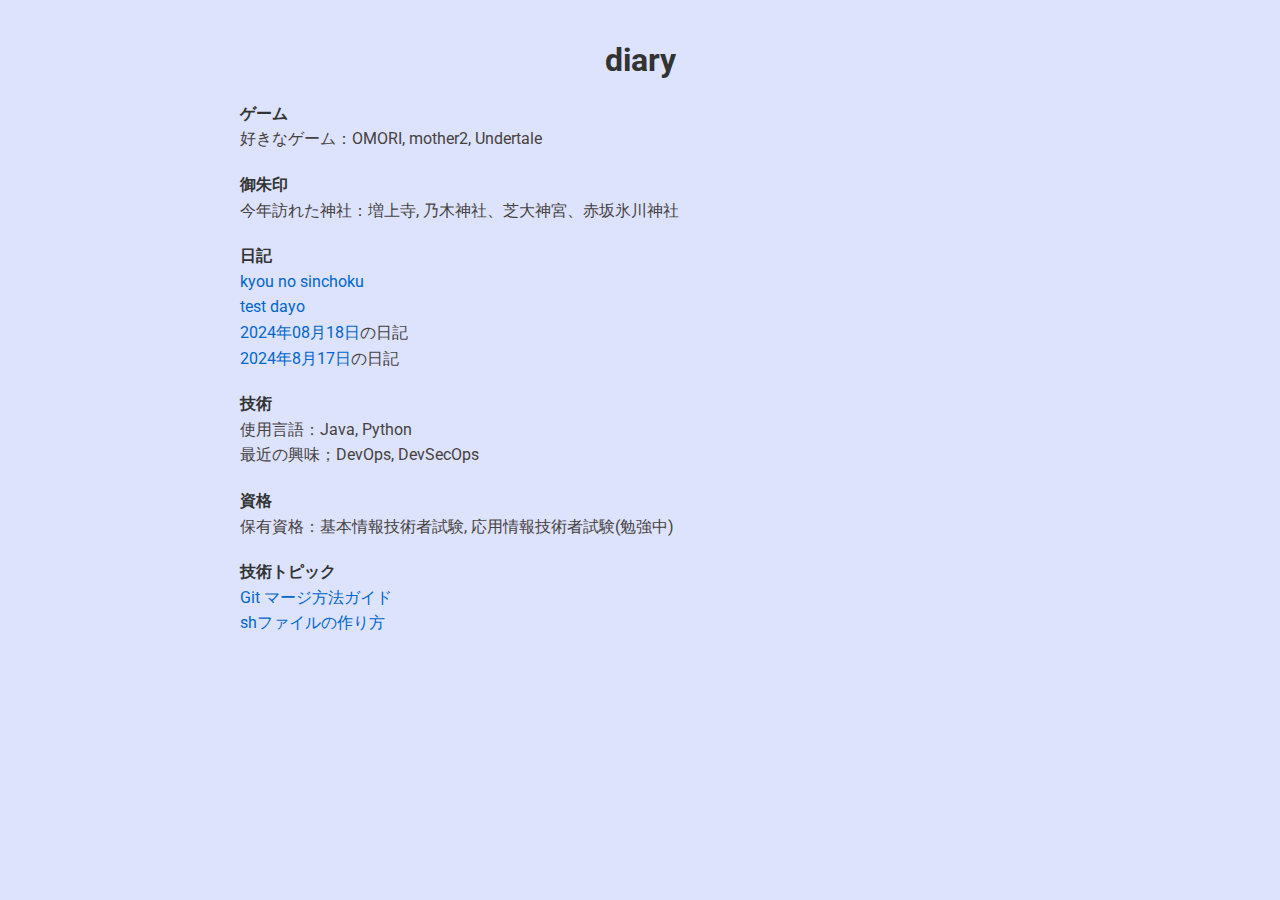
<file: index.html>
<!DOCTYPE html>
<html lang="ja">
<head>
    <meta charset="UTF-8">
    <meta name="viewport" content="width=device-width, initial-scale=1.0">
    <title>自己紹介</title>
    <link href="https://fonts.googleapis.com/css2?family=Roboto:wght@400;700&display=swap" rel="stylesheet">
    <link rel="stylesheet" href="styles.css">
</head>
<body>
    <div class="content">
        <h1>diary</h1>
        <ul>
            <li>
                <span class="section-title">ゲーム</span><br>
                好きなゲーム：OMORI, mother2, Undertale
            </li>
            <li>
                <span class="section-title">御朱印</span><br>
                今年訪れた神社：増上寺, 乃木神社、芝大神宮、赤坂氷川神社
            </li>
            <li>
                <span class="section-title">日記</span><br>
<a href="2024-09-18.html">kyou no sinchoku</a><br>
<a href="test.html">test dayo</a><br>

                <a href="2024-08-18.html">2024年08月18日</a>の日記<br>
                <a href="2024-08-17.html">2024年8月17日</a>の日記
            </li>
            <li>
                <span class="section-title">技術</span><br>
                使用言語：Java, Python<br>
                最近の興味；DevOps, DevSecOps
            </li>
            <li>
                <span class="section-title">資格</span><br>
                保有資格：基本情報技術者試験, 応用情報技術者試験(勉強中)
            </li>
            <li>
                <span class="section-title">技術トピック</span><br>
                <a href="merge-guide.html">Git マージ方法ガイド</a><br>
                <a href="sh.html">shファイルの作り方</a>
            </li>
        </ul>
    </div>
</body>
</html>
</file>
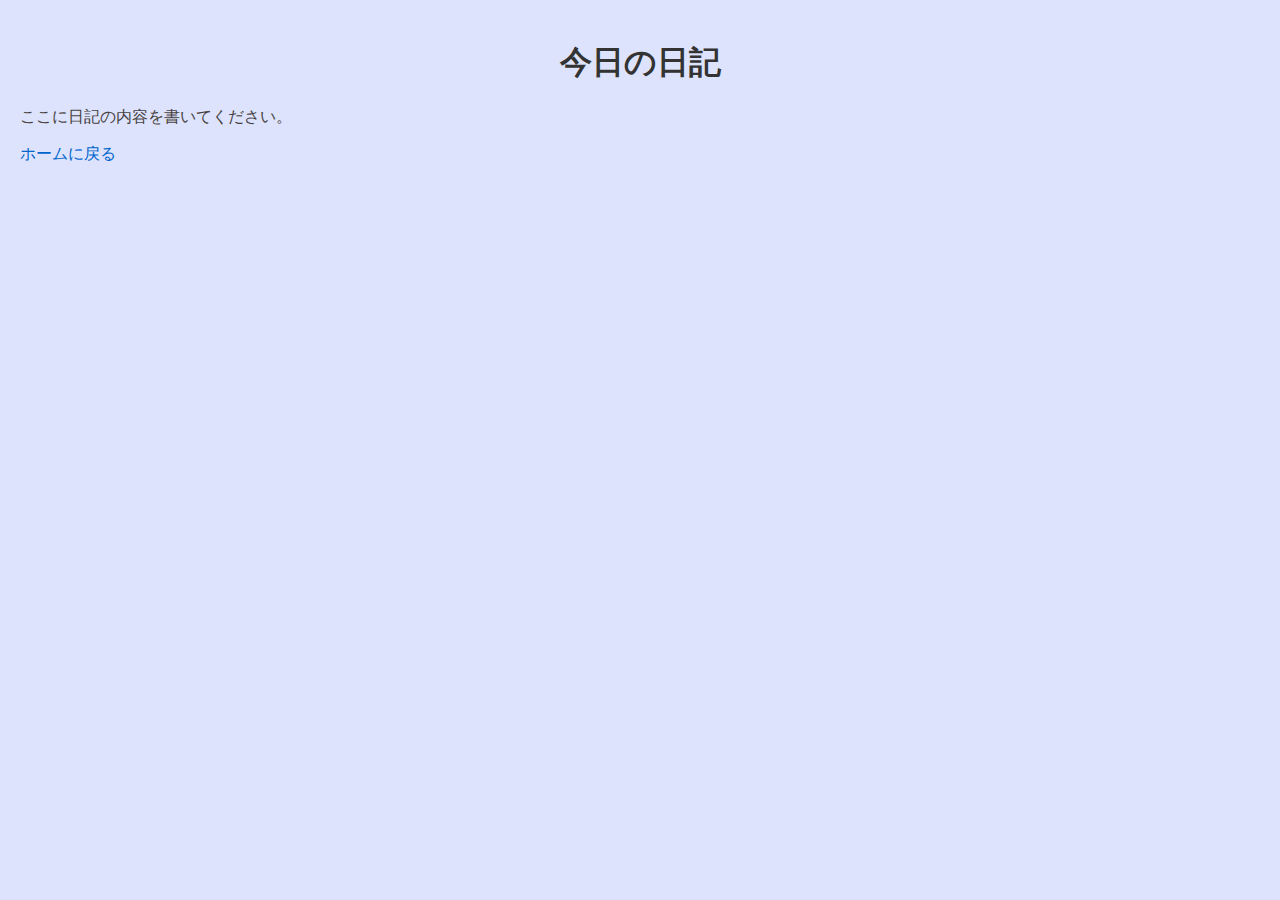
<file: 2024-08-17.html>
<!DOCTYPE html>
<html lang="en">
<head>
    <meta charset="UTF-8">
    <meta name="viewport" content="width=device-width, initial-scale=1.0">
    <title>Diary Entry</title>
    <link rel="stylesheet" href="styles.css">
</head>
<body>
    <h1>今日の日記</h1>
    <p>ここに日記の内容を書いてください。</p>
    <a href="index.html">ホームに戻る</a>
</body>
</html>
</file>
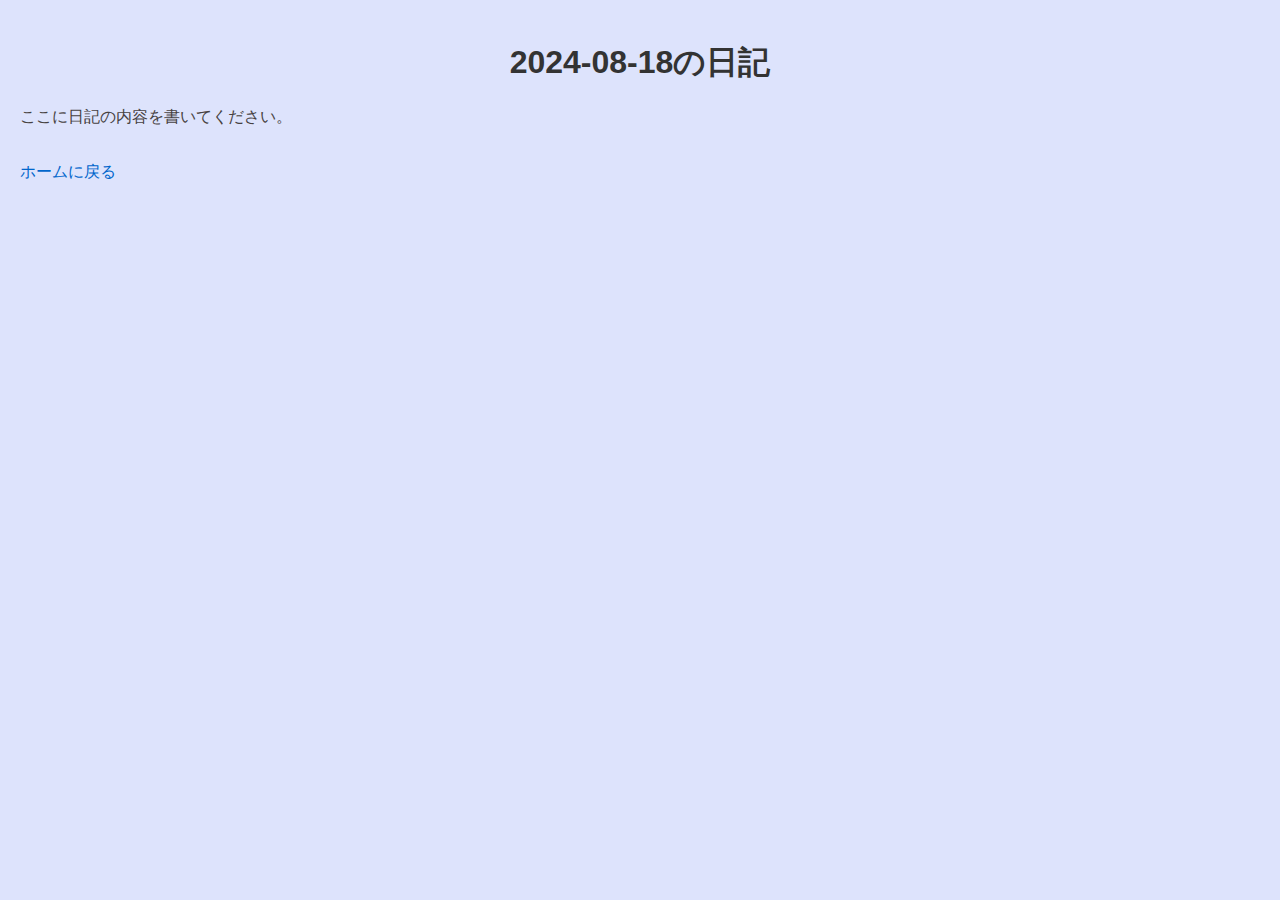
<file: 2024-08-18.html>
<!DOCTYPE html>
<html lang="ja">
<head>
    <meta charset="UTF-8">
    <meta name="viewport" content="width=device-width, initial-scale=1.0">
    <title>2024-08-18の日記</title>
    <link rel="stylesheet" href="styles.css">
</head>
<body>
    <h1>2024-08-18の日記</h1>
    <p>ここに日記の内容を書いてください。</p>
    <br>
    <a href="index.html">ホームに戻る</a>
</body>
</html>
</file>
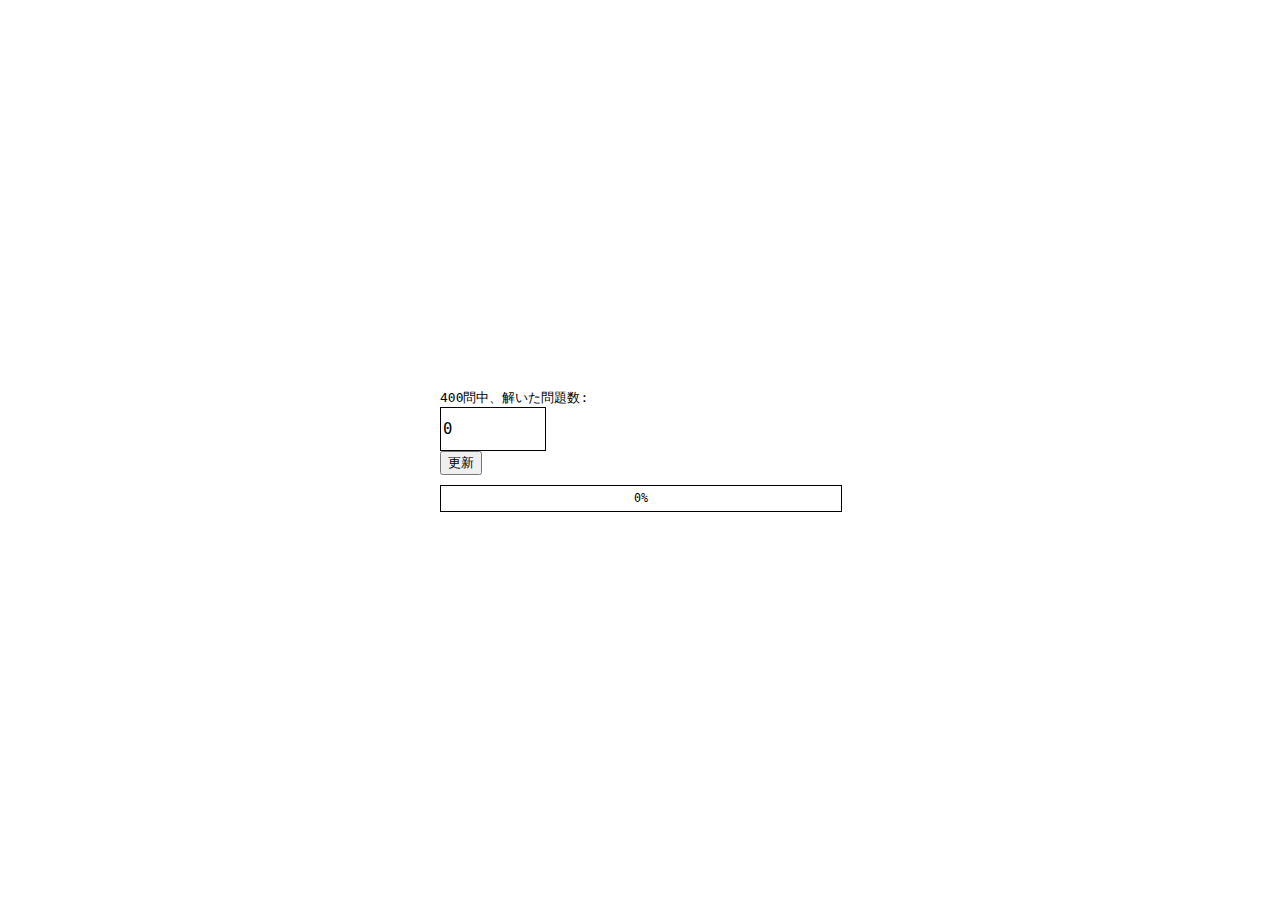
<file: 2024-09-18.html>
<!DOCTYPE html>
<html lang="ja">
<head>
    <meta charset="UTF-8">
    <meta name="viewport" content="width=device-width, initial-scale=1.0">
    <title>進捗バー</title>
    <style>
        body {
            font-family: monospace;
            display: flex;
            justify-content: center;
            align-items: center;
            height: 100vh;
            margin: 0;
        }

        .container {
            text-align: left;
            max-width: 400px;
            width: 100%;
        }

        .input-field {
            font-family: monospace;
            width: 100px;
            height: 40px;
            font-size: 1.2em;
            border: 1px solid;
        }

        .progress-bar-container {
            width: 100%;
            border: 1px solid;
            margin-top: 10px;
            height: 25px;
            position: relative;
        }

        .progress-bar {
            height: 100%;
            width: 0%;
            background-color: currentColor;
            position: absolute;
        }

        .progress-text {
            font-size: 0.9em;
            position: absolute;
            width: 100%;
            text-align: center;
            top: 50%;
            transform: translateY(-50%);
        }
    </style>
</head>
<body>

    <div class="container">
        <label>400問中、解いた問題数:</label><br>
        <input class="input-field" type="number" id="progress-input" max="400" min="0" value="0"><br>
        <button onclick="updateProgress()">更新</button>

        <div class="progress-bar-container">
            <div id="progress-bar" class="progress-bar"></div>
            <span id="progress-text" class="progress-text">0%</span>
        </div>
    </div>

    <script>
        function updateProgress() {
            var progressInput = document.getElementById("progress-input").value;
            var progressBar = document.getElementById("progress-bar");
            var progressText = document.getElementById("progress-text");
            var totalQuestions = 400;
            var progressPercent = (progressInput / totalQuestions) * 100;

            progressBar.style.width = progressPercent + "%";
            progressText.textContent = Math.floor(progressPercent) + "%";
        }
    </script>
</body>
</html>
</file>
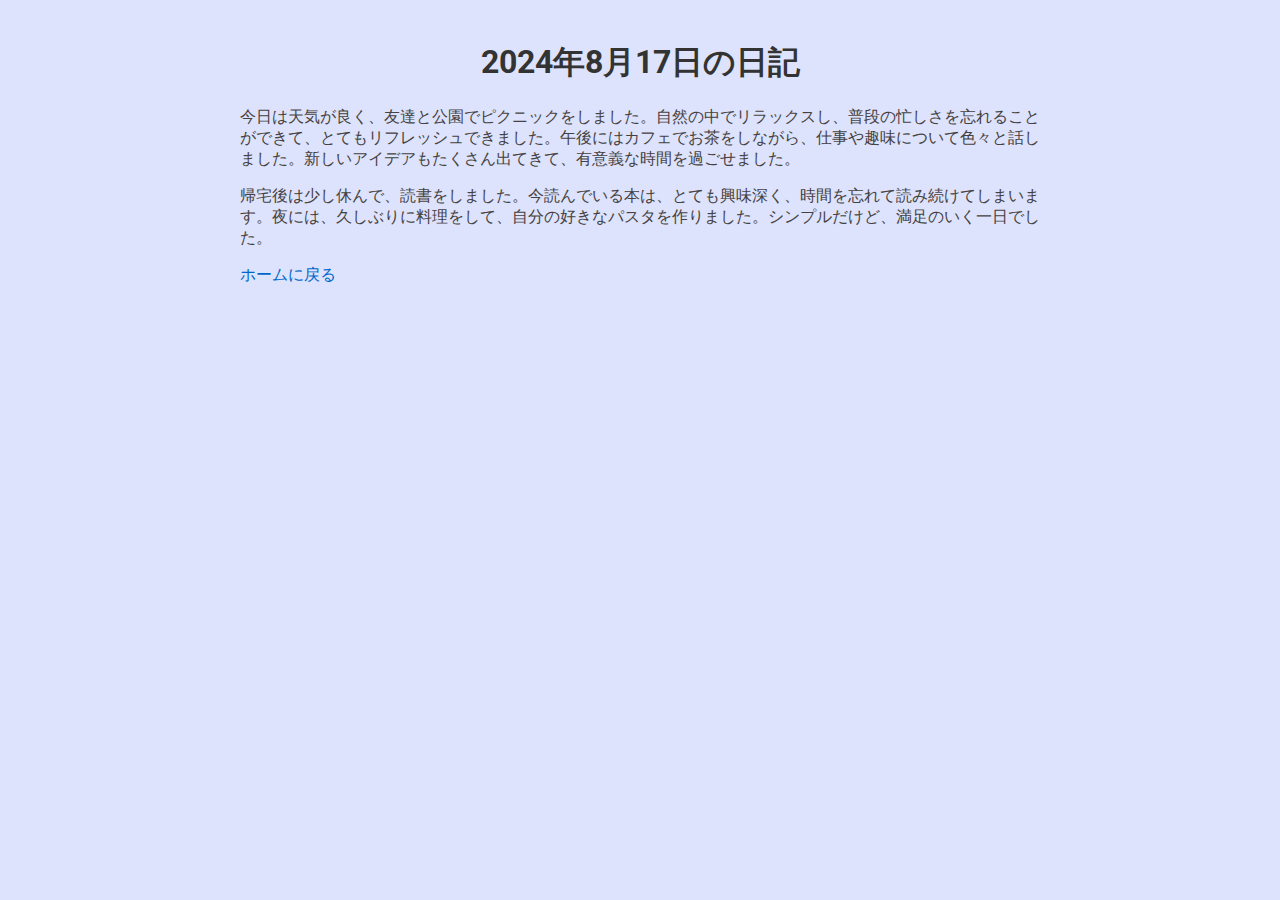
<file: diary-2024-08-17.html>
<!DOCTYPE html>
<html lang="ja">
<head>
    <meta charset="UTF-8">
    <meta name="viewport" content="width=device-width, initial-scale=1.0">
    <title>2024年8月17日の日記</title>
    <link href="https://fonts.googleapis.com/css2?family=Roboto:wght@400;700&display=swap" rel="stylesheet">
    <link rel="stylesheet" href="styles.css">
</head>
<body>
    <div class="content">
        <h1>2024年8月17日の日記</h1>
        <p>今日は天気が良く、友達と公園でピクニックをしました。自然の中でリラックスし、普段の忙しさを忘れることができて、とてもリフレッシュできました。午後にはカフェでお茶をしながら、仕事や趣味について色々と話しました。新しいアイデアもたくさん出てきて、有意義な時間を過ごせました。</p>
        <p>帰宅後は少し休んで、読書をしました。今読んでいる本は、とても興味深く、時間を忘れて読み続けてしまいます。夜には、久しぶりに料理をして、自分の好きなパスタを作りました。シンプルだけど、満足のいく一日でした。</p>
        <a href="index.html">ホームに戻る</a>
    </div>
</body>
</html>
</file>
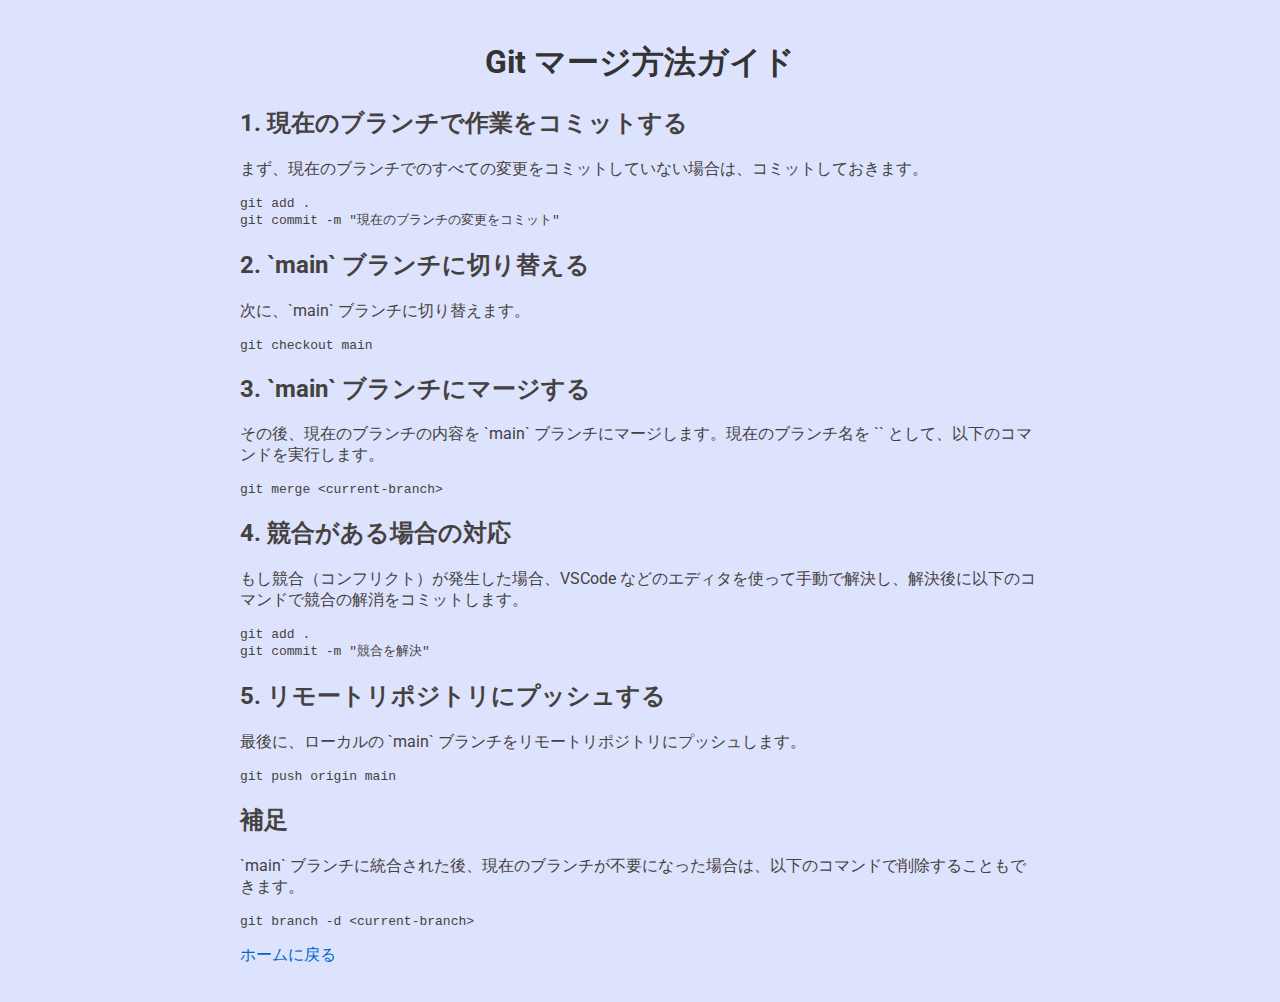
<file: merge-guide.html>
<!DOCTYPE html>
<html lang="ja">
<head>
    <meta charset="UTF-8">
    <meta name="viewport" content="width=device-width, initial-scale=1.0">
    <title>Git マージ方法ガイド</title>
    <link href="https://fonts.googleapis.com/css2?family=Roboto:wght@400;700&display=swap" rel="stylesheet">
    <link rel="stylesheet" href="styles.css">
</head>
<body>
    <div class="content">
        <h1>Git マージ方法ガイド</h1>
        
        <h2>1. 現在のブランチで作業をコミットする</h2>
        <p>まず、現在のブランチでのすべての変更をコミットしていない場合は、コミットしておきます。</p>
        <pre><code>git add .
git commit -m "現在のブランチの変更をコミット"</code></pre>

        <h2>2. `main` ブランチに切り替える</h2>
        <p>次に、`main` ブランチに切り替えます。</p>
        <pre><code>git checkout main</code></pre>

        <h2>3. `main` ブランチにマージする</h2>
        <p>その後、現在のブランチの内容を `main` ブランチにマージします。現在のブランチ名を `<current-branch>` として、以下のコマンドを実行します。</p>
        <pre><code>git merge &lt;current-branch&gt;</code></pre>

        <h2>4. 競合がある場合の対応</h2>
        <p>もし競合（コンフリクト）が発生した場合、VSCode などのエディタを使って手動で解決し、解決後に以下のコマンドで競合の解消をコミットします。</p>
        <pre><code>git add .
git commit -m "競合を解決"</code></pre>

        <h2>5. リモートリポジトリにプッシュする</h2>
        <p>最後に、ローカルの `main` ブランチをリモートリポジトリにプッシュします。</p>
        <pre><code>git push origin main</code></pre>

        <h2>補足</h2>
        <p>`main` ブランチに統合された後、現在のブランチが不要になった場合は、以下のコマンドで削除することもできます。</p>
        <pre><code>git branch -d &lt;current-branch&gt;</code></pre>

        <p><a href="index.html">ホームに戻る</a></p>
    </div>
</body>
</html>
</file>
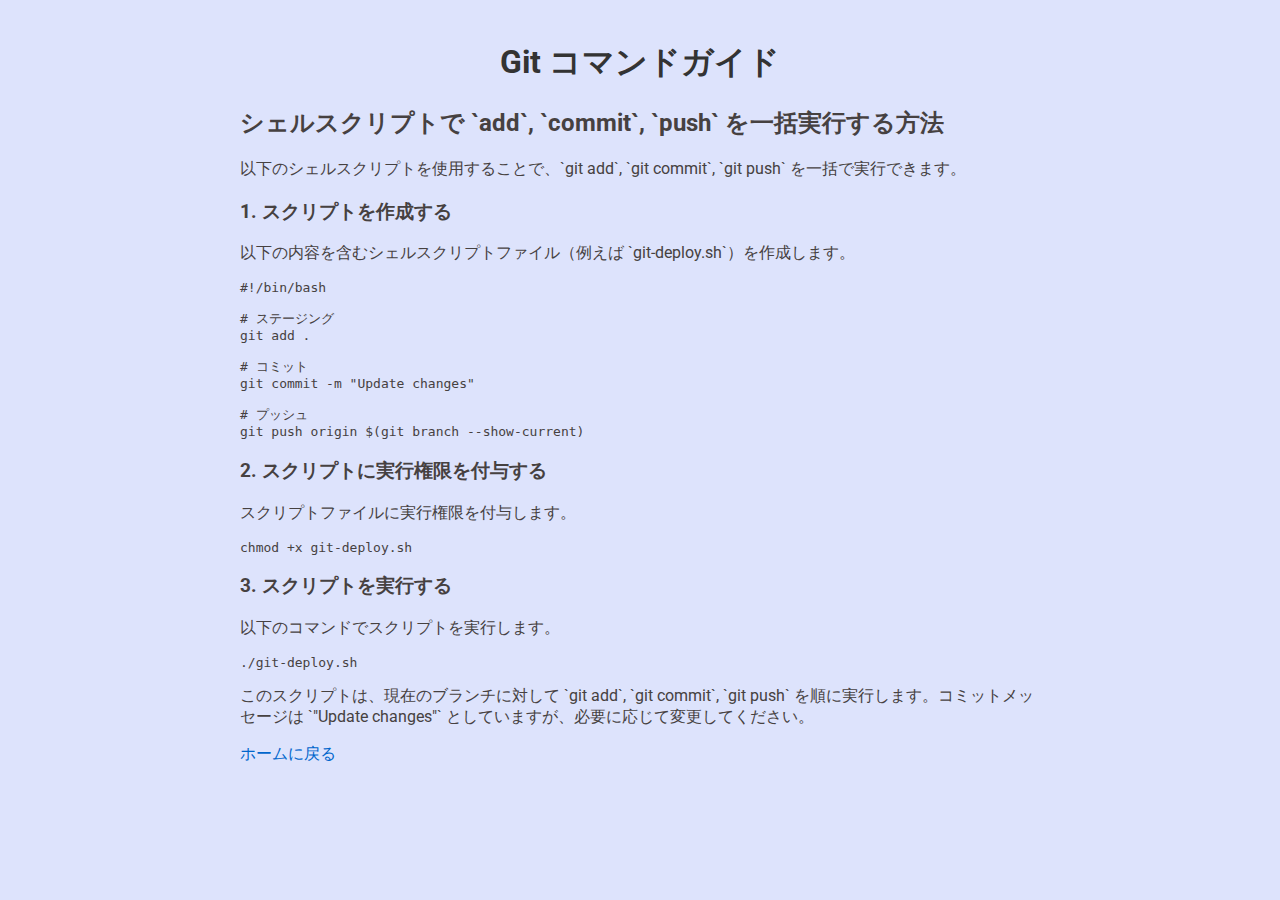
<file: sh.html>
<!DOCTYPE html>
<html lang="ja">
<head>
    <meta charset="UTF-8">
    <meta name="viewport" content="width=device-width, initial-scale=1.0">
    <title>Git コマンドガイド</title>
    <link href="https://fonts.googleapis.com/css2?family=Roboto:wght@400;700&display=swap" rel="stylesheet">
    <link rel="stylesheet" href="styles.css">
</head>
<body>
    <div class="content">
        <h1>Git コマンドガイド</h1>
        
        <h2>シェルスクリプトで `add`, `commit`, `push` を一括実行する方法</h2>
        <p>以下のシェルスクリプトを使用することで、`git add`, `git commit`, `git push` を一括で実行できます。</p>
        
        <h3>1. スクリプトを作成する</h3>
        <p>以下の内容を含むシェルスクリプトファイル（例えば `git-deploy.sh`）を作成します。</p>
        <pre><code>#!/bin/bash

# ステージング
git add .

# コミット
git commit -m "Update changes"

# プッシュ
git push origin $(git branch --show-current)</code></pre>

        <h3>2. スクリプトに実行権限を付与する</h3>
        <p>スクリプトファイルに実行権限を付与します。</p>
        <pre><code>chmod +x git-deploy.sh</code></pre>

        <h3>3. スクリプトを実行する</h3>
        <p>以下のコマンドでスクリプトを実行します。</p>
        <pre><code>./git-deploy.sh</code></pre>

        <p>このスクリプトは、現在のブランチに対して `git add`, `git commit`, `git push` を順に実行します。コミットメッセージは `"Update changes"` としていますが、必要に応じて変更してください。</p>

        <p><a href="index.html">ホームに戻る</a></p>
    </div>
</body>
</html>
</file>
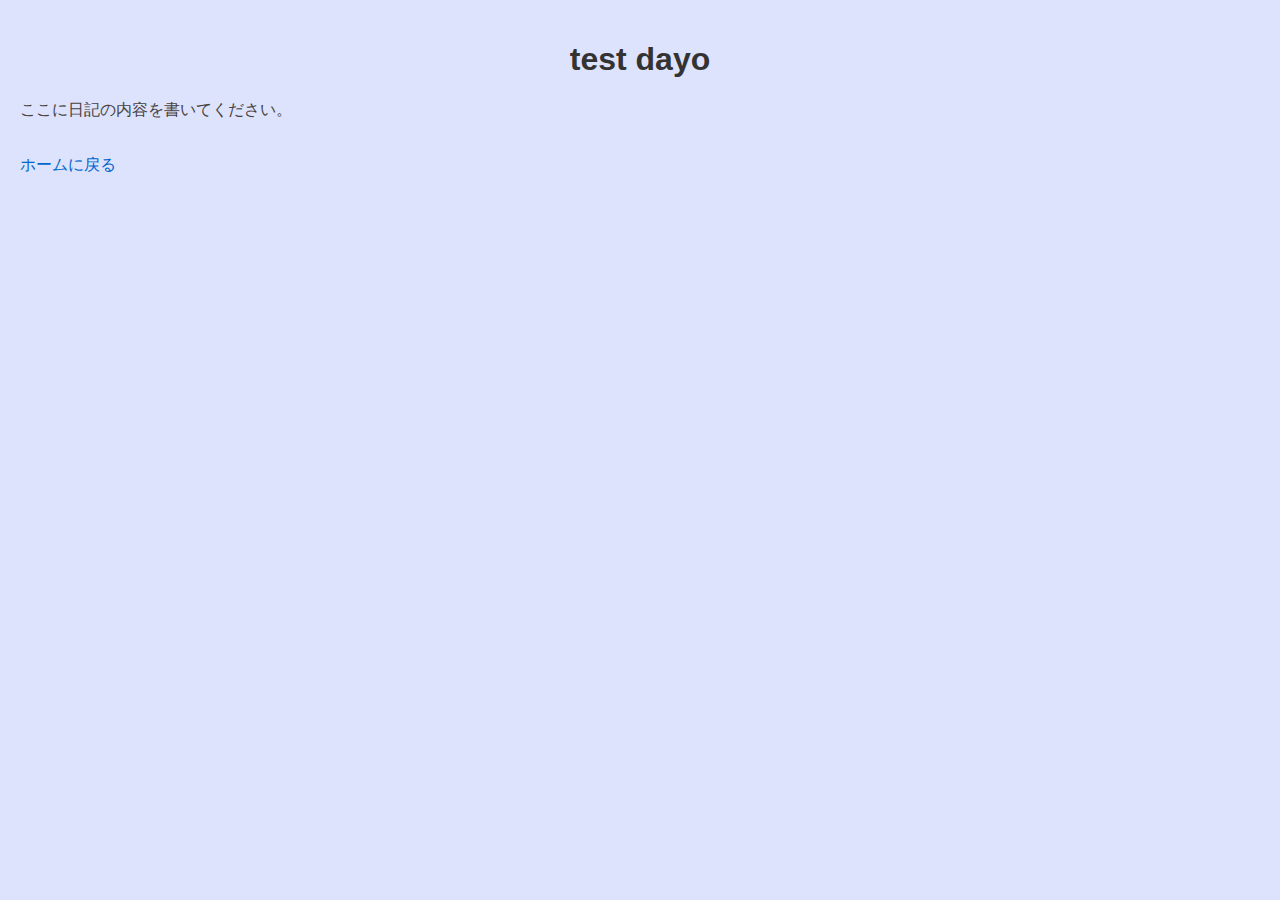
<file: test.html>
<!DOCTYPE html>
<html lang="ja">
<head>
    <meta charset="UTF-8">
    <meta name="viewport" content="width=device-width, initial-scale=1.0">
    <title>test dayo</title>
    <link rel="stylesheet" href="styles.css">
</head>
<body>
    <h1>test dayo</h1>
    <p>ここに日記の内容を書いてください。</p>
    <br>
    <a href="index.html">ホームに戻る</a>
</body>
</html>
</file>
<file: styles.css>
body {
    background-color: #dde3fc; /* 白い背景 */
    color: #464141; /* グレーの文字色 */
    font-family: 'Roboto', sans-serif; /* Google FontsのRobotoフォント */
    margin: 0;
    padding: 20px;
}

.content {
    max-width: 800px;
    margin: 0 auto;
}

h1 {
    color: #333333; /* 少し濃いグレーの見出し */
    text-align: center;
}

ul {
    list-style-type: none; /* リストマーカーを削除 */
    padding: 0;
}

li {
    margin-bottom: 20px;
    line-height: 1.6; /* 読みやすさを向上させる行間 */
}

.section-title {
    font-weight: bold;
    color: #333333; /* 見出し部分も濃いグレー */
}

a {
    color: #0066cc; /* リンクはブルー */
    text-decoration: none;
}

a:hover {
    text-decoration: underline;
}
</file>
